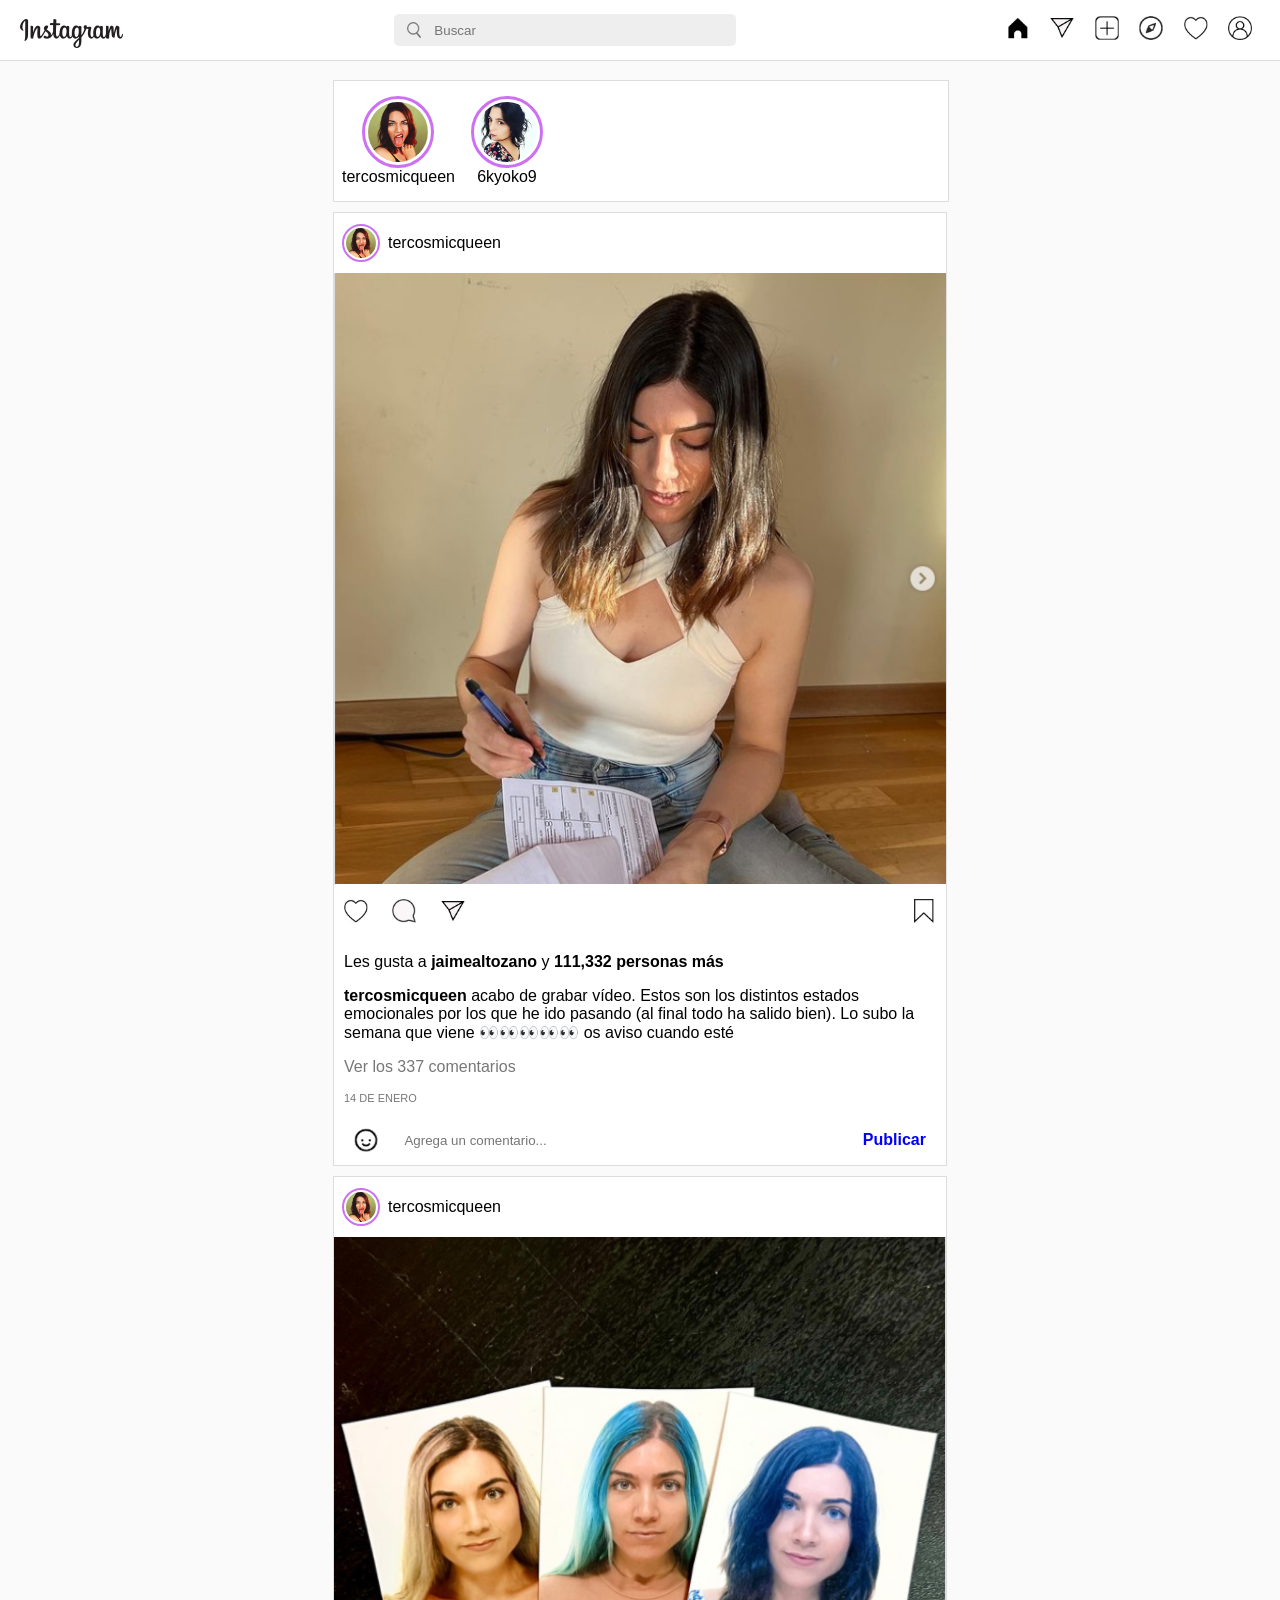
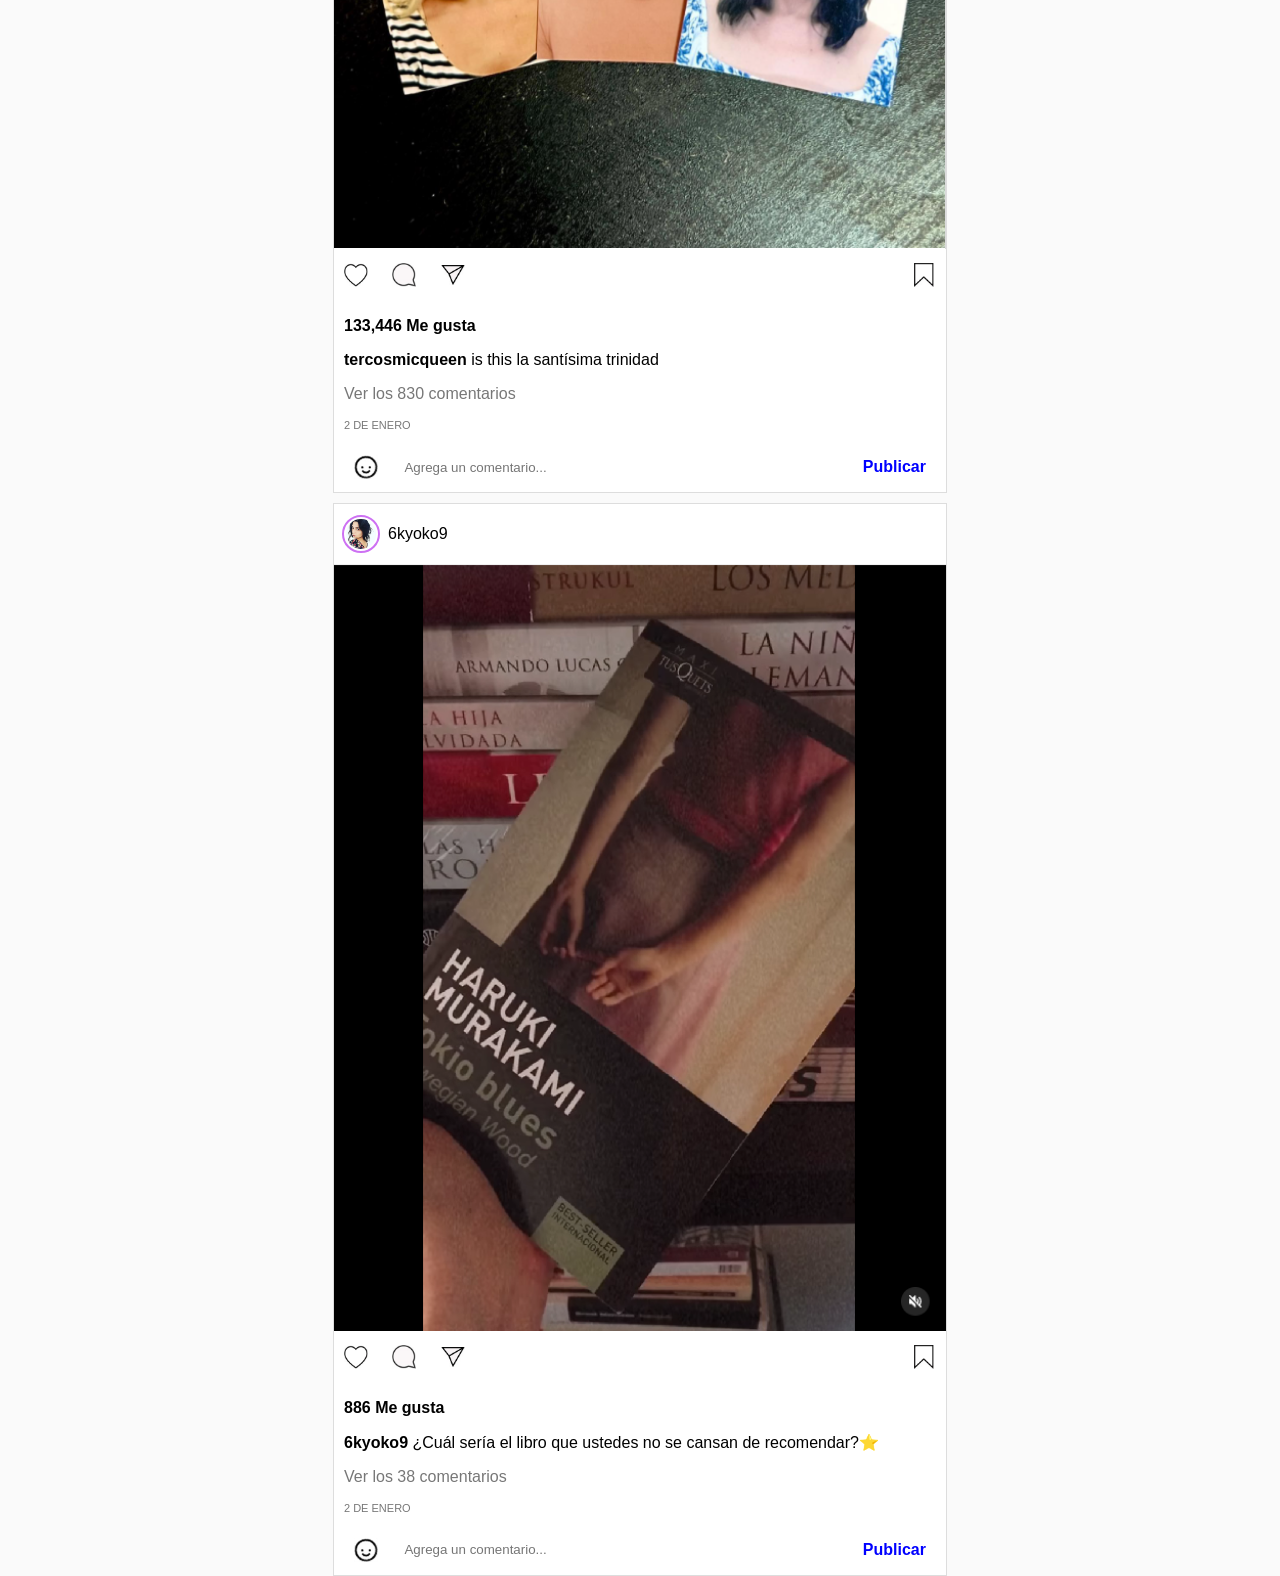
<file: index.htm>
<!DOCTYPE html>
<html>
<head>
	<title>Instagram</title>
	<link rel="stylesheet" type="text/css" href="styles.css">
</head>
<body>
	<div class="navbar">
		<div class="logo">
			<a href="#"><img src="images/logo.png"></a>
		</div>
		<div class="buscador">
			<input type="text" name="buscador" placeholder="Buscar">
		</div>
		<div class="iconos">
			<a href="#"><img src="images/home.png"></a>
			<a href="#"><img src="images/direct.png"></a>
			<a href="#"><img src="images/add.png"></a>
			<a href="#"><img src="images/explore.png"></a>
			<a href="#"><img src="images/activity.png"></a>
			<a href="#"><img src="images/profile.png"></a>
		</div>
	</div>
	<div class="page">
		<div class="col">
			<div class="followeds">
				<div class="followed-item">
					<div>
						<img src="images/ter.png">
					</div>
					<p>tercosmicqueen</p>
				</div>
				<div class="followed-item">
					<div>
						<img src="images/kyoko.png">
					</div>
					<p>6kyoko9</p>
				</div>
			</div>
			<div class="item-card">
				<div>
					<div class="followed-post">
						<div>
							<img src="images/ter.png">
						</div>
					</div>
					<p>tercosmicqueen</p>
				</div>
				<img src="images/ter-post-1.png">
				<div class="info-card">
					<div class="options">
						<div>
							<a href="#"><img src="images/activity.png"></a>
							<a href="#"><img src="images/comentar.png"></a>
							<a href="#"><img src="images/direct.png"></a>
						</div>
						<div>
							<a href="#"><img src="images/marca.png"></a>
						</div>
					</div>
				</div>
				<div class="likes">
					<p>Les gusta a <b>jaimealtozano</b> y <b>111,332 personas más</b></p>
				</div>
				<div class="comments">
					<p><b>tercosmicqueen</b> acabo de grabar vídeo. Estos son los distintos estados emocionales por los que he ido pasando (al final todo ha salido bien). Lo subo la semana que viene 👀👀👀👀👀 os aviso cuando esté</p>
					<p class="font-more">Ver los 337 comentarios</p>
					<p class="font-date">14 DE ENERO</p>
				</div>
				<div class="add-comment">
					<img src="images/icons.png">
					<input type="text" name="comentario" placeholder="Agrega un comentario...">
					<p>Publicar</p>
				</div>
			</div>
			<div class="item-card">
				<div>
					<div class="followed-post">
						<div>
							<img src="images/ter.png">
						</div>
					</div>
					<p>tercosmicqueen</p>
				</div>
				<img src="images/ter-post-2.png">
				<div class="info-card">
					<div class="options">
						<div>
							<a href="#"><img src="images/activity.png"></a>
							<a href="#"><img src="images/comentar.png"></a>
							<a href="#"><img src="images/direct.png"></a>
						</div>
						<div>
							<a href="#"><img src="images/marca.png"></a>
						</div>
					</div>
				</div>
				<div class="likes">
					<p><b>133,446 Me gusta</b></p>
				</div>
				<div class="comments">
					<p><b>tercosmicqueen</b> is this la santísima trinidad</p>
					<p class="font-more">Ver los 830 comentarios</p>
					<p class="font-date">2 DE ENERO</p>
				</div>
				<div class="add-comment">
					<img src="images/icons.png">
					<input type="text" name="comentario" placeholder="Agrega un comentario...">
					<p>Publicar</p>
				</div>
			</div>
			<div class="item-card">
				<div>
					<div class="followed-post">
						<div>
							<img src="images/kyoko.png">
						</div>
					</div>
					<p>6kyoko9</p>
				</div>
				<img src="images/kyoko-post-1.png">
				<div class="info-card">
					<div class="options">
						<div>
							<a href="#"><img src="images/activity.png"></a>
							<a href="#"><img src="images/comentar.png"></a>
							<a href="#"><img src="images/direct.png"></a>
						</div>
						<div>
							<a href="#"><img src="images/marca.png"></a>
						</div>
					</div>
				</div>
				<div class="likes">
					<p><b>886 Me gusta</b></p>
				</div>
				<div class="comments">
					<p><b>6kyoko9</b> ¿Cuál sería el libro que ustedes no se cansan de recomendar?⭐️</p>
					<p class="font-more">Ver los 38 comentarios</p>
					<p class="font-date">2 DE ENERO</p>
				</div>
				<div class="add-comment">
					<img src="images/icons.png">
					<input type="text" name="comentario" placeholder="Agrega un comentario...">
					<p>Publicar</p>
				</div>
			</div>
		</div>
	</div>
</body>
</html>
</file>
<file: styles.css>
* {
	font-family: sans-serif;
}

body {
	padding: 0px;
	margin: 0px;
	background-color: #fafafa;
}

.navbar {
	position: fixed;
	height: 60px;
	width: 100%;
	background-color: white;
	display: flex;
	flex-direction: row;
	flex-wrap: nowrap;
	align-items: center;
	justify-content: space-between;
	border-bottom: 1px solid #dddddd;
}

.navbar input[type=text] {
	border: none;
	height: 30px;
	width: 300px;
	margin-left: 10px;
	background-image: url('images/search.png');
	background-position: 0px 0px;
	background-repeat: no-repeat;
	padding-left: 40px;
	border-radius: 5px;
	background-color: #eeeeee;
	background-position: 5px 0px;
}

.logo {
	padding-left: 20px;
	padding-top: 10px;
}

.iconos {
	padding-right: 20px;
}

.iconos img {
	height: 24px;
	width: 24px;
	padding: 18px 8px;
}

.page {
	padding-top: 80px;
	display: flex;
	flex-direction: row;
	justify-content: center;
}

.col {
	width: 614px;
}

.followeds {
	width: 100%;
	background-color: white;
	border: 1px solid #dddddd;
	display: flex;
	flex-direction: row;
	align-items: center;
}

.followed-item {
	padding: 15px 8px;
	display: flex;
	flex-direction: column;
	align-items: center;
}

.followed-item > div {
	padding: 3px;
	border-radius: 50%;
	border: 3px solid #cd71f3;
	max-width: 60px;
	max-height: 60px;
}

.followed-item > div > img {
	width: 60px;
	height: 60px;
	border-radius: 50%;
}

.followed-item > p {
	margin: 0px;
}

.item-card {
	margin-top: 10px;
	border: 1px solid #dddddd;
	background-color: white;
}

.item-card > div:first-child {
	display: flex;
	flex-direction: row;
	align-items: center;
	background-color: white;
	height: 60px;
}

.followed-post {
	padding: 15px 8px;
	display: flex;
	flex-direction: column;
	align-items: center;
}

.followed-post > div {
	padding: 2px;
	border-radius: 50%;
	border: 2px solid #cd71f3;
	max-width: 30px;
	max-height: 30px;
}

.followed-post > div > img {
	width: 30px;
	height: 30px;
	border-radius: 50%;
}

.item-card > img {
	width: 100%;
}

.options {
	display: flex;
	flex-direction: row;
	justify-content: space-between;
	background-color: white;
}

.options img {
	width: 24px;
	height: 24px;
	padding: 10px;
}

.likes {
	padding: 0px 10px;
	background-color: white;
}

.comments {
	padding: 0px 10px;
	background-color: white;
}

.add-comment {
	padding: 0px 20px;
	background-color: white;
	display: flex;
	flex-direction: row;
	align-items: center;
	justify-content: space-between;
}

.add-comment > img {
	height: 24px;
	width: 24px;
}

.add-comment > input[type=text] {
	border: none;
	height: 30px;
	width: 450px;
	margin-left: 10px;
	padding-left: 10px;
}

.add-comment > p {
	font-weight: bold;
	color: blue;
}

.font-more {
	color: #777777;
}

.font-date {
	font-size: 11px;
	color: #777777;
}
</file>
